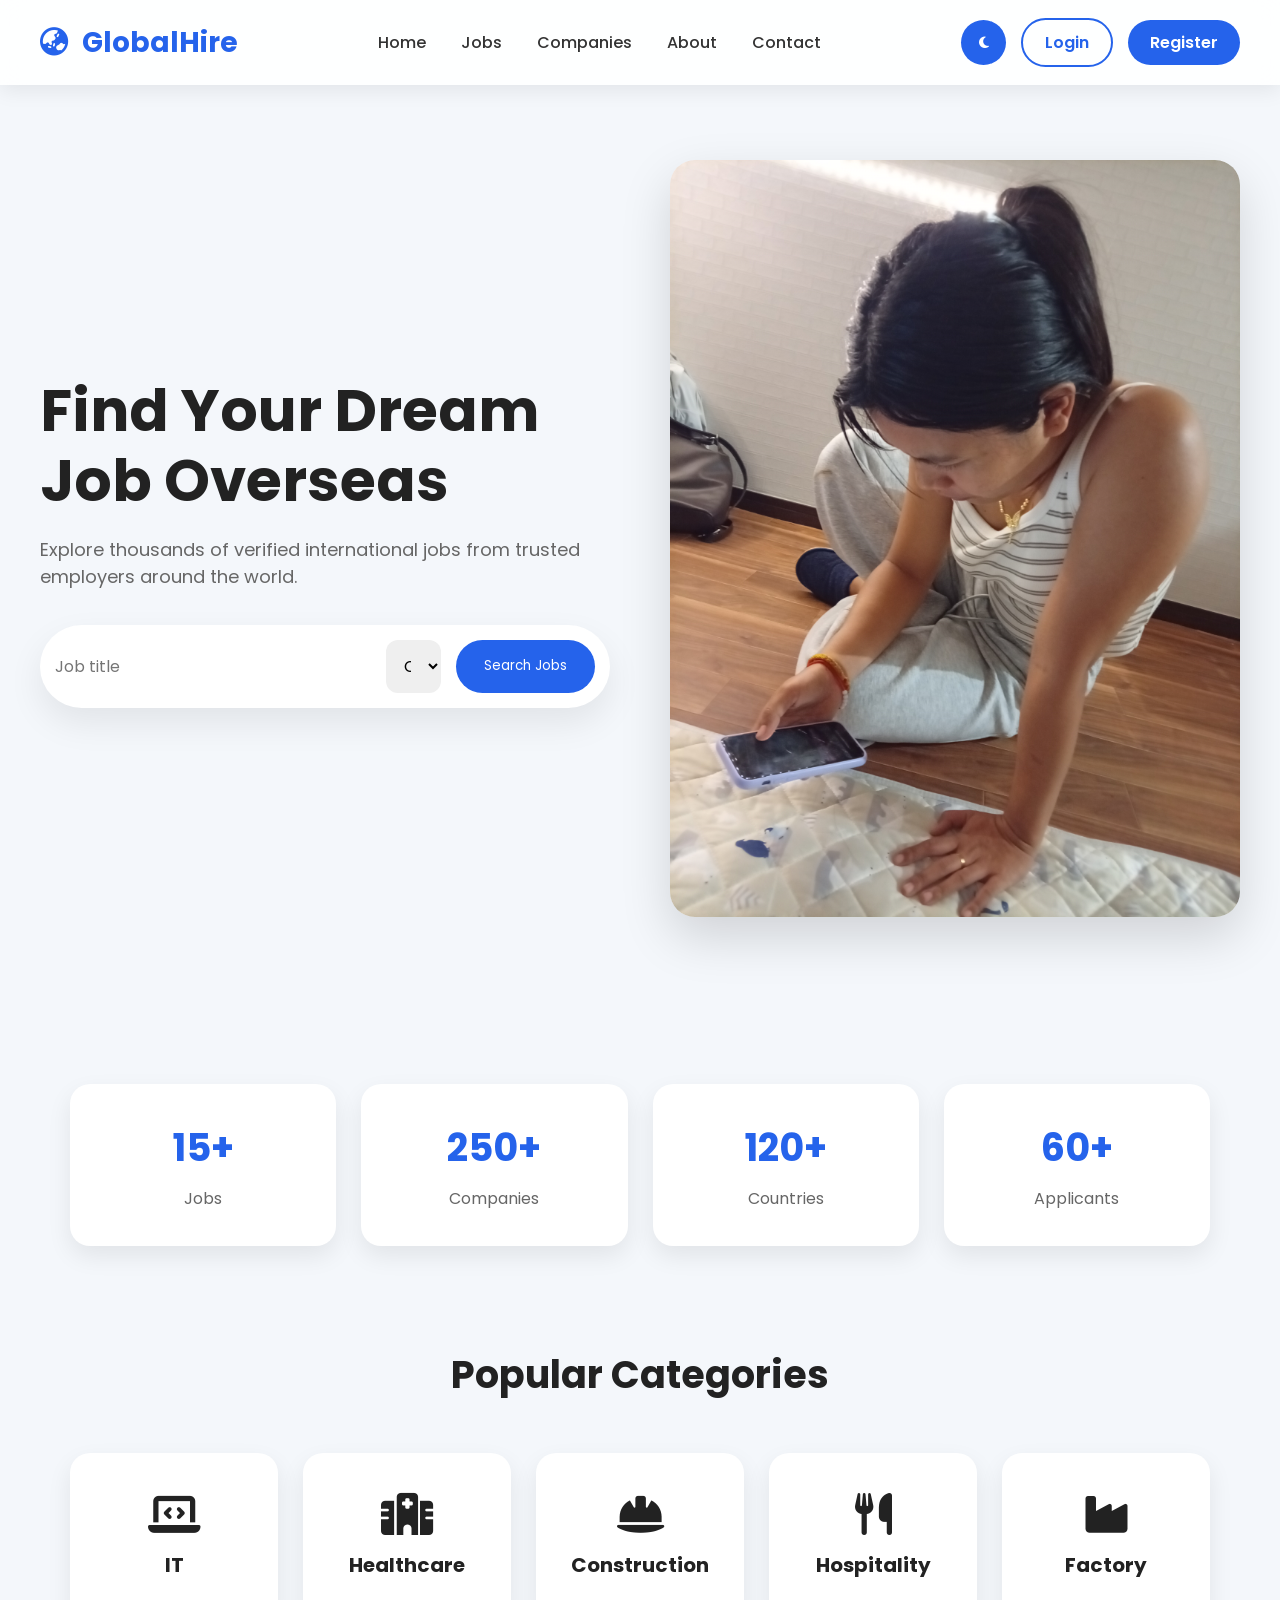
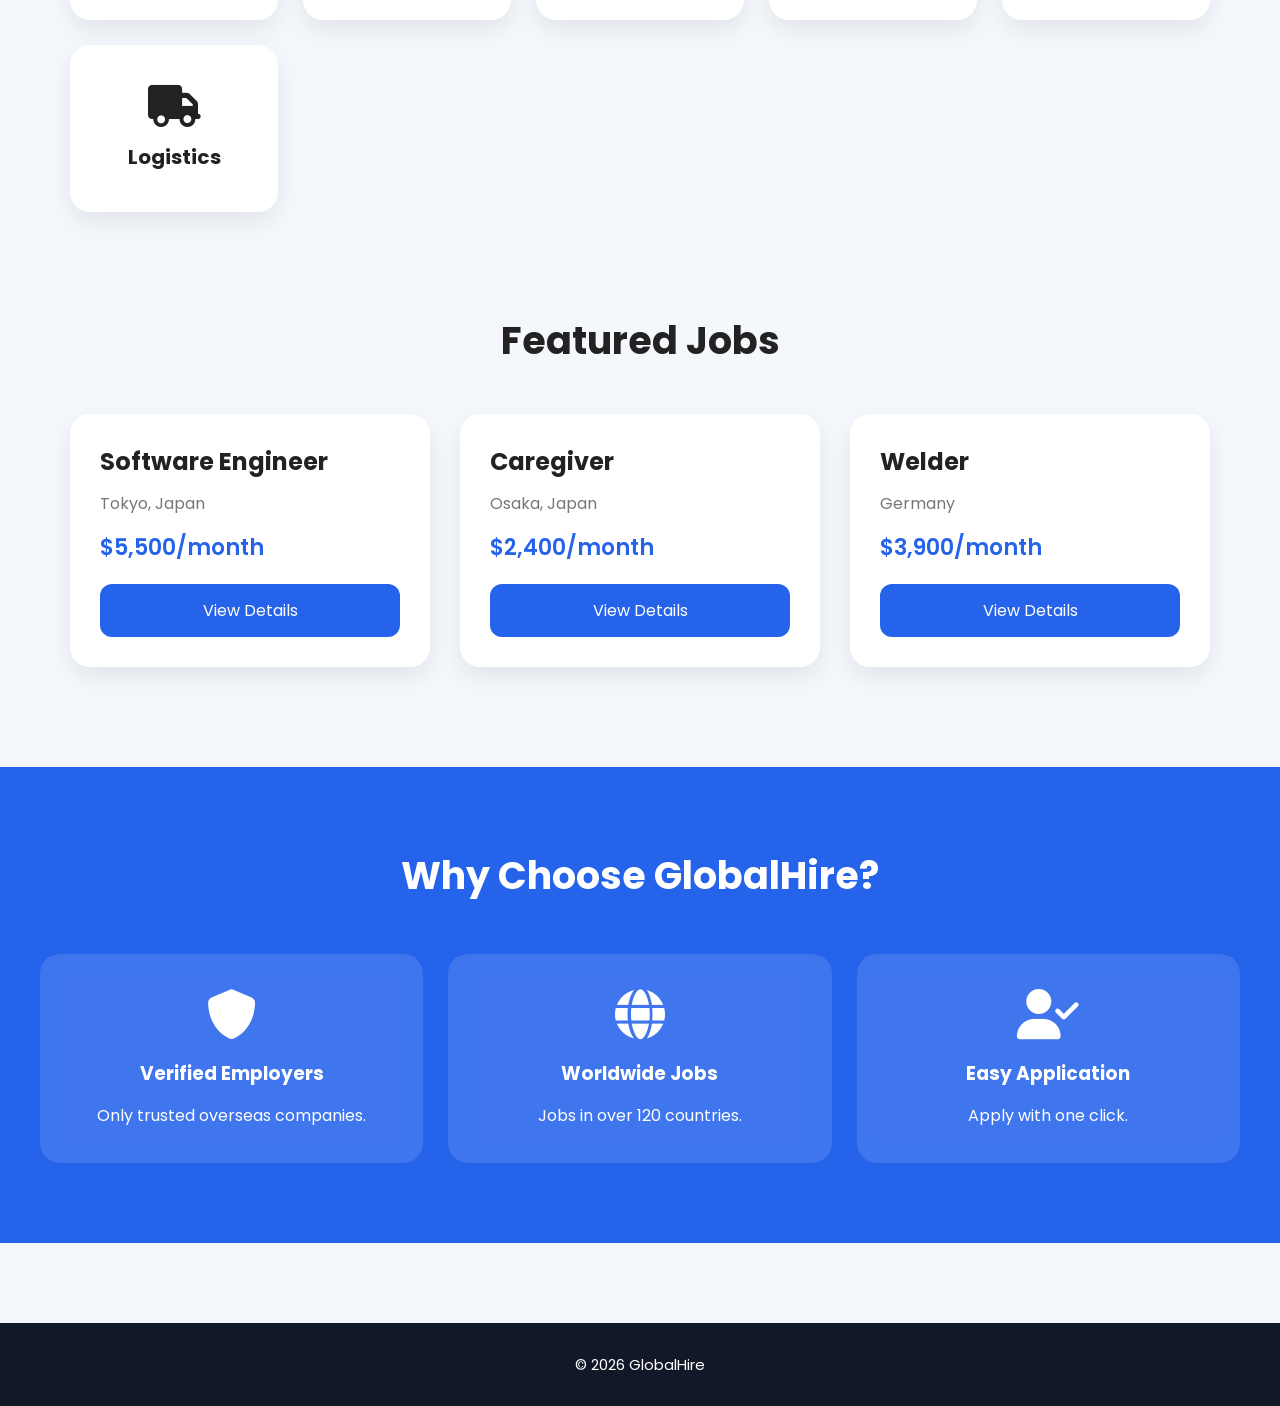
<file: index.html>
<!DOCTYPE html>
<html lang="en">
<head>
<meta charset="UTF-8">
<meta name="viewport" content="width=device-width, initial-scale=1.0">

<title>GlobalHire | Overseas Employment Portal</title>

<link rel="preconnect" href="https://fonts.googleapis.com">
<link href="https://fonts.googleapis.com/css2?family=Poppins:wght@300;400;500;600;700&display=swap" rel="stylesheet">

<link rel="stylesheet" href="./style.css">
<link rel="stylesheet" href="https://cdnjs.cloudflare.com/ajax/libs/font-awesome/6.6.0/css/all.min.css">

</head>
<body>

<header>

<nav class="navbar">

<div class="logo">
<i class="fa-solid fa-earth-asia"></i>
GlobalHire
</div>

<ul class="nav-links">

<li><a href="#">Home</a></li>
<li><a href="jobs.html">Jobs</a></li>
<li><a href="#">Companies</a></li>
<li><a href="#">About</a></li>
<li><a href="#">Contact</a></li>

</ul>

<div class="nav-btn">

<button class="theme-btn">
<i class="fa-solid fa-moon"></i>
</button>

<a href="login.html" class="login-btn">Login</a>

<a href="register.html" class="register-btn">Register</a>

</div>

</nav>

</header>

<section class="hero">

<div class="hero-text">

<h1>
Find Your Dream Job Overseas
</h1>

<p>
Explore thousands of verified international jobs from trusted employers around the world.
</p>

<div class="search-box">

<input type="text" placeholder="Job title">

<select>

<option>Country</option>

<option>Japan</option>

<option>Korea</option>

<option>Singapore</option>

<option>Germany</option>

<option>UAE</option>

</select>

<button>
Search Jobs
</button>

</div>

</div>

<div class="hero-image">

<img src="hello.jpg" alt="">

</div>

</section>

<section class="stats">

<div class="card">

<h2>15K+</h2>

<p>Jobs</p>

</div>

<div class="card">

<h2>250+</h2>

<p>Companies</p>

</div>

<div class="card">

<h2>120+</h2>

<p>Countries</p>

</div>

<div class="card">

<h2>60K+</h2>

<p>Applicants</p>

</div>

</section>

<section class="categories">

<h2>Popular Categories</h2>

<div class="grid">

<div class="cat">
<i class="fa-solid fa-laptop-code"></i>
<h3>IT</h3>
</div>

<div class="cat">
<i class="fa-solid fa-hospital"></i>
<h3>Healthcare</h3>
</div>

<div class="cat">
<i class="fa-solid fa-helmet-safety"></i>
<h3>Construction</h3>
</div>

<div class="cat">
<i class="fa-solid fa-utensils"></i>
<h3>Hospitality</h3>
</div>

<div class="cat">
<i class="fa-solid fa-industry"></i>
<h3>Factory</h3>
</div>

<div class="cat">
<i class="fa-solid fa-truck"></i>
<h3>Logistics</h3>
</div>

</div>

</section>

<section class="featured">

<h2>Featured Jobs</h2>

<div class="jobs">

<div class="job">

<h3>Software Engineer</h3>

<p>Tokyo, Japan</p>

<span>$5,500/month</span>

<button>View Details</button>

</div>

<div class="job">

<h3>Caregiver</h3>

<p>Osaka, Japan</p>

<span>$2,400/month</span>

<button>View Details</button>

</div>

<div class="job">

<h3>Welder</h3>

<p>Germany</p>

<span>$3,900/month</span>

<button>View Details</button>

</div>

</div>

</section>

<section class="why">

<h2>Why Choose GlobalHire?</h2>

<div class="grid">

<div>

<i class="fa-solid fa-shield"></i>

<h3>Verified Employers</h3>

<p>Only trusted overseas companies.</p>

</div>

<div>

<i class="fa-solid fa-globe"></i>

<h3>Worldwide Jobs</h3>

<p>Jobs in over 120 countries.</p>

</div>

<div>

<i class="fa-solid fa-user-check"></i>

<h3>Easy Application</h3>

<p>Apply with one click.</p>

</div>

</div>

</section>

<footer>

<p>

© 2026 GlobalHire

</p>

</footer>

<script src="app.js"></script>

</body>
</html>
</file>
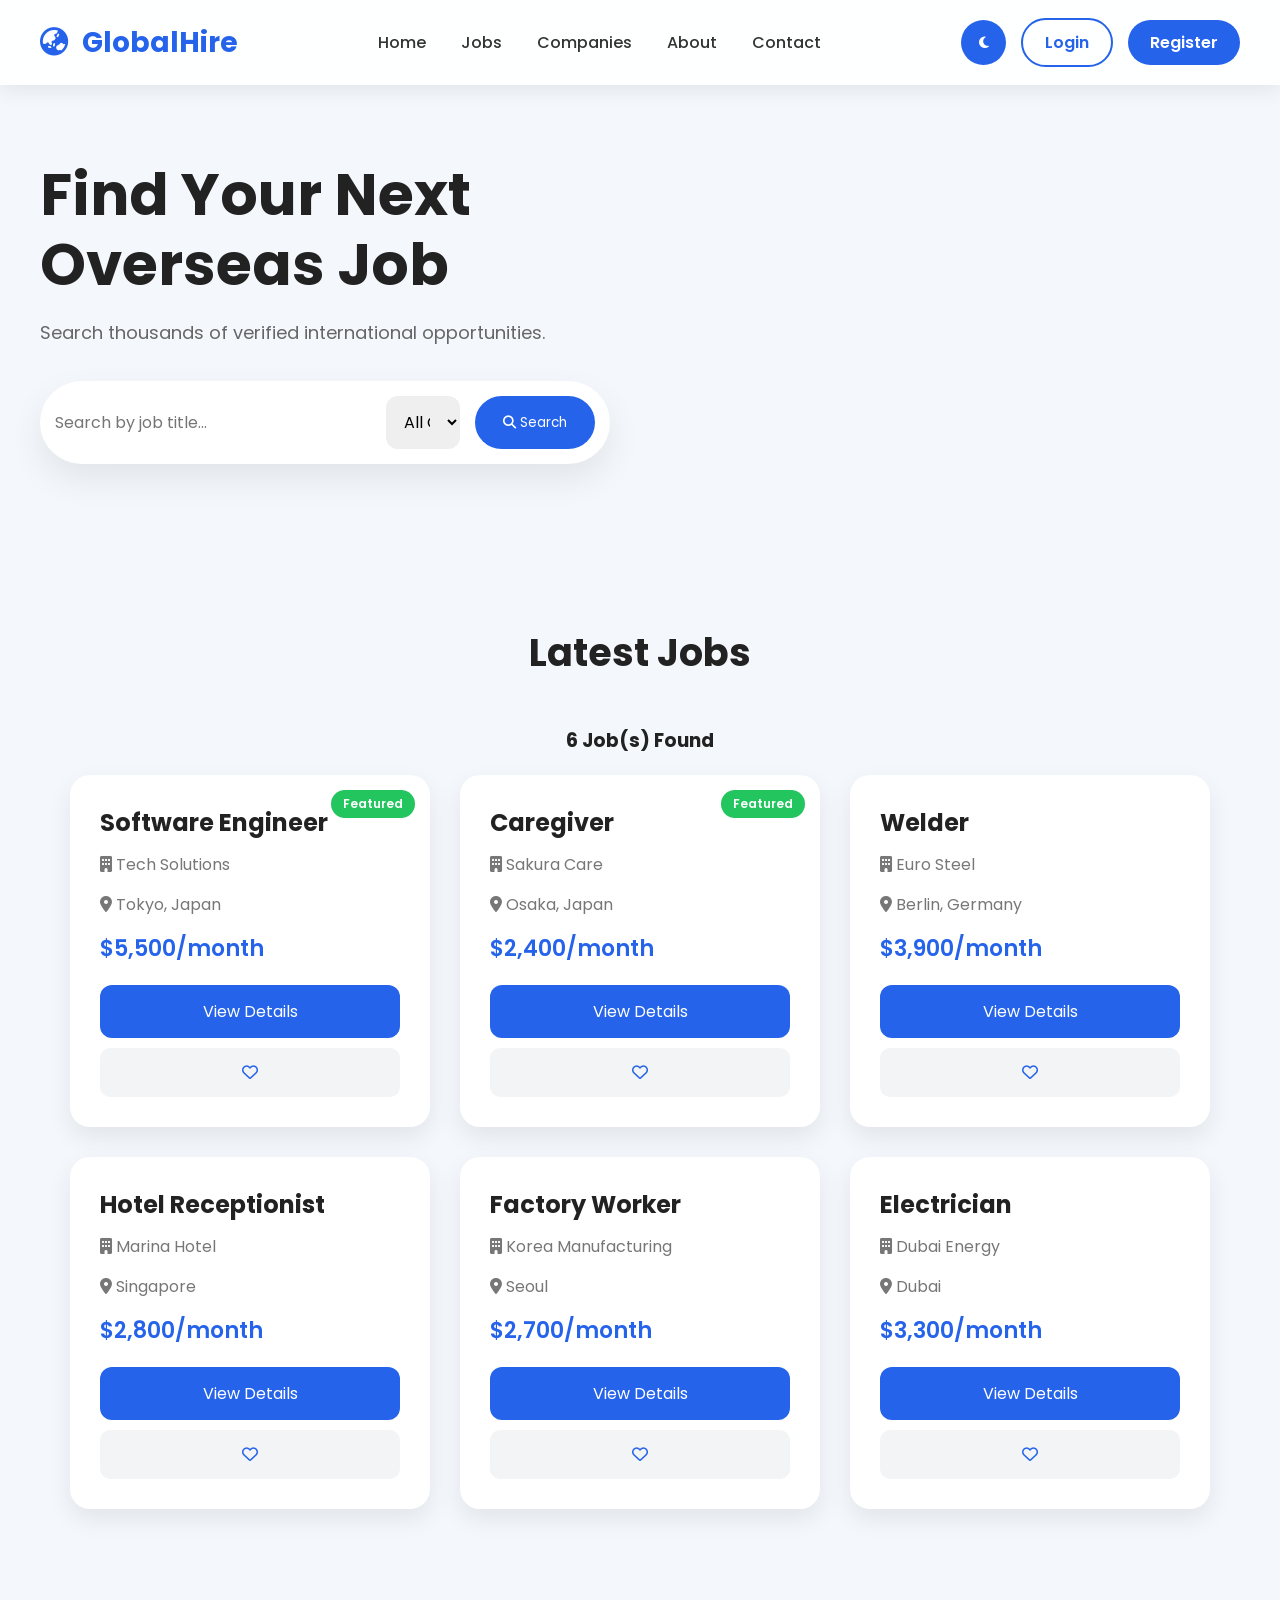
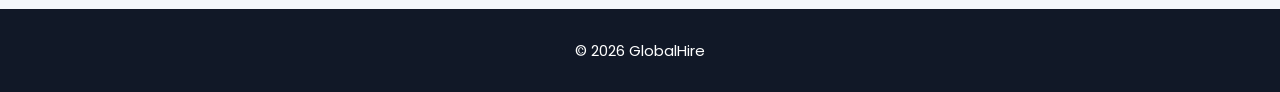
<file: jobs.html>
<!DOCTYPE html>
<html lang="en">

<head>

<meta charset="UTF-8">
<meta name="viewport" content="width=device-width, initial-scale=1.0">

<title>Find Jobs | GlobalHire</title>

<link rel="stylesheet" href="./style.css">

<link rel="stylesheet"
href="https://cdnjs.cloudflare.com/ajax/libs/font-awesome/6.6.0/css/all.min.css">

<link href="https://fonts.googleapis.com/css2?family=Poppins:wght@300;400;500;600;700&display=swap" rel="stylesheet">

</head>

<body>

<header>

<nav class="navbar">

<div class="logo">

<i class="fa-solid fa-earth-asia"></i>

GlobalHire

</div>

<ul class="nav-links">

<li><a href="index.html">Home</a></li>

<li><a href="jobs.html" class="active">Jobs</a></li>

<li><a href="#">Companies</a></li>

<li><a href="#">About</a></li>

<li><a href="#">Contact</a></li>

</ul>

<div class="nav-btn">

<button class="theme-btn">

<i class="fa-solid fa-moon"></i>

</button>

<a href="login.html" class="login-btn">Login</a>

<a href="register.html" class="register-btn">Register</a>

</div>

</nav>

</header>

<section class="hero" style="margin-top:120px;">

<div class="hero-text">

<h1>Find Your Next Overseas Job</h1>

<p>

Search thousands of verified international opportunities.

</p>

<div class="search-box">

<input
id="searchInput"
type="text"
placeholder="Search by job title...">

<select id="countryFilter">

<option value="all">All Countries</option>

<option>Japan</option>

<option>South Korea</option>

<option>Singapore</option>

<option>Germany</option>

<option>UAE</option>

</select>

<button id="searchBtn">

<i class="fa-solid fa-magnifying-glass"></i>

Search

</button>

</div>

</div>

</section>

<section class="featured">

<h2>Latest Jobs</h2>

<div class="jobs" id="jobContainer">

<!-- Card 1 -->

<div class="job" data-country="Japan">

<h3>Software Engineer</h3>

<p>

<i class="fa-solid fa-building"></i>

Tech Solutions

</p>

<p>

<i class="fa-solid fa-location-dot"></i>

Tokyo, Japan

</p>

<span>$5,500/month</span>

<a href="job-details.html">

<button>View Details</button>

</a>

</div>

<!-- Card 2 -->

<div class="job" data-country="Japan">

<h3>Caregiver</h3>

<p>

<i class="fa-solid fa-building"></i>

Sakura Care

</p>

<p>

<i class="fa-solid fa-location-dot"></i>

Osaka, Japan

</p>

<span>$2,400/month</span>

<a href="job-details.html">

<button>View Details</button>

</a>

</div>

<!-- Card 3 -->

<div class="job" data-country="Germany">

<h3>Welder</h3>

<p>

<i class="fa-solid fa-building"></i>

Euro Steel

</p>

<p>

<i class="fa-solid fa-location-dot"></i>

Berlin, Germany

</p>

<span>$3,900/month</span>

<a href="job-details.html">

<button>View Details</button>

</a>

</div>

<!-- Card 4 -->

<div class="job" data-country="Singapore">

<h3>Hotel Receptionist</h3>

<p>

<i class="fa-solid fa-building"></i>

Marina Hotel

</p>

<p>

<i class="fa-solid fa-location-dot"></i>

Singapore

</p>

<span>$2,800/month</span>

<a href="job-details.html">

<button>View Details</button>

</a>

</div>

<!-- Card 5 -->

<div class="job" data-country="South Korea">

<h3>Factory Worker</h3>

<p>

<i class="fa-solid fa-building"></i>

Korea Manufacturing

</p>

<p>

<i class="fa-solid fa-location-dot"></i>

Seoul

</p>

<span>$2,700/month</span>

<a href="job-details.html">

<button>View Details</button>

</a>

</div>

<!-- Card 6 -->

<div class="job" data-country="UAE">

<h3>Electrician</h3>

<p>

<i class="fa-solid fa-building"></i>

Dubai Energy

</p>

<p>

<i class="fa-solid fa-location-dot"></i>

Dubai

</p>

<span>$3,300/month</span>

<a href="job-details.html">

<button>View Details</button>

</a>

</div>

</div>

</section>

<footer>

<p>

© 2026 GlobalHire

</p>

</footer>

<script src="jobs.js"></script>

</body>

</html>
</file>
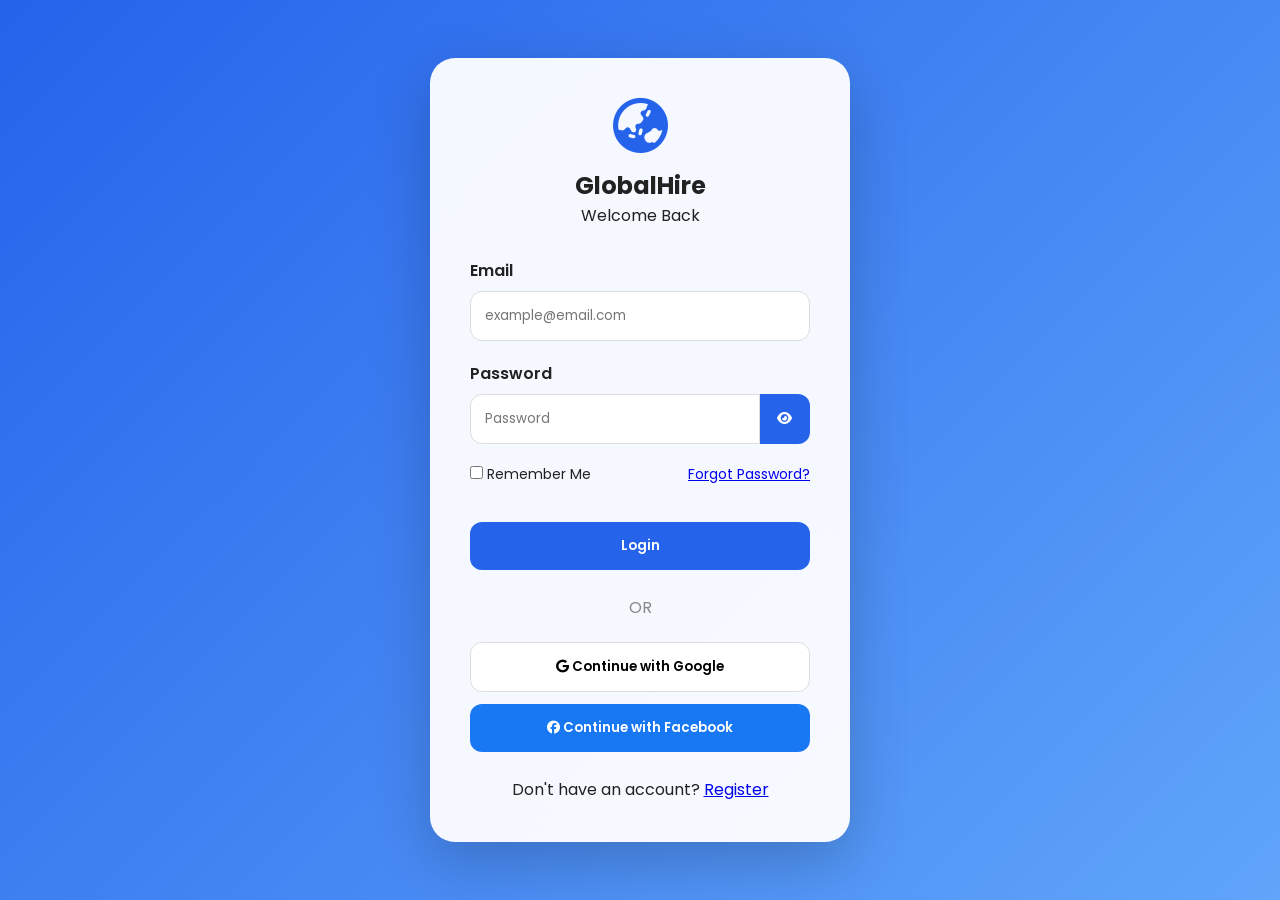
<file: login.html>
<!DOCTYPE html>
<html lang="en">
<head>

<meta charset="UTF-8">
<meta name="viewport" content="width=device-width, initial-scale=1.0">

<title>Login | GlobalHire</title>

<link rel="stylesheet" href="./style.css">

<link rel="preconnect" href="https://fonts.googleapis.com">

<link href="https://fonts.googleapis.com/css2?family=Poppins:wght@300;400;500;600;700&display=swap" rel="stylesheet">

<link rel="stylesheet"
href="https://cdnjs.cloudflare.com/ajax/libs/font-awesome/6.6.0/css/all.min.css">

</head>

<body>

<div class="login-page">

<div class="login-card">

<div class="login-header">

<i class="fa-solid fa-earth-asia"></i>

<h2>GlobalHire</h2>

<p>Welcome Back</p>

</div>

<form>

<div class="input-group">

<label>Email</label>

<input
type="email"
placeholder="example@email.com"
required>

</div>

<div class="input-group">

<label>Password</label>

<div class="password-box">

<input
type="password"
id="password"
placeholder="Password"
required>

<button
type="button"
id="togglePassword">

<i class="fa-solid fa-eye"></i>

</button>

</div>

</div>

<div class="login-options">

<label>

<input type="checkbox">

Remember Me

</label>

<a href="#">Forgot Password?</a>

</div>

<button class="login-submit">

Login

</button>

<div class="divider">

<span>OR</span>

</div>

<button
type="button"
class="google-btn">

<i class="fa-brands fa-google"></i>

Continue with Google

</button>

<button
type="button"
class="facebook-btn">

<i class="fa-brands fa-facebook"></i>

Continue with Facebook

</button>

<p class="register-link">

Don't have an account?

<a href="register.html">

Register

</a>

</p>

</form>

</div>

</div>

<script src="login.js"></script>

</body>

</html>
</file>
<file: style.css>
/* ==========================
   GlobalHire Style Sheet
========================== */

*{
    margin:0;
    padding:0;
    box-sizing:border-box;
    font-family:'Poppins',sans-serif;
}

html{
    scroll-behavior:smooth;
}

body{
    background:#f4f7fb;
    color:#222;
    overflow-x:hidden;
}

/* Navigation */

header{
    width:100%;
    position:fixed;
    top:0;
    left:0;
    z-index:1000;
    background:rgba(255,255,255,.9);
    backdrop-filter:blur(12px);
    box-shadow:0 5px 20px rgba(0,0,0,.08);
}

.navbar{
    max-width:1300px;
    margin:auto;
    display:flex;
    justify-content:space-between;
    align-items:center;
    padding:18px 40px;
}

.logo{
    font-size:28px;
    font-weight:700;
    color:#2563eb;
}

.logo i{
    margin-right:8px;
}

.nav-links{
    display:flex;
    list-style:none;
    gap:35px;
}

.nav-links a{
    text-decoration:none;
    color:#333;
    font-weight:500;
    transition:.3s;
}

.nav-links a:hover{
    color:#2563eb;
}

.nav-btn{
    display:flex;
    gap:15px;
    align-items:center;
}

.login-btn,
.register-btn{
    padding:10px 22px;
    border-radius:30px;
    text-decoration:none;
    transition:.3s;
    font-weight:600;
}

.login-btn{
    border:2px solid #2563eb;
    color:#2563eb;
}

.register-btn{
    background:#2563eb;
    color:white;
}

.register-btn:hover{
    transform:translateY(-3px);
    box-shadow:0 12px 25px rgba(37,99,235,.35);
}

.theme-btn{
    width:45px;
    height:45px;
    border:none;
    border-radius:50%;
    cursor:pointer;
    background:#2563eb;
    color:white;
}

/* Hero */

.hero{
    max-width:1300px;
    margin:120px auto;
    display:grid;
    grid-template-columns:1fr 1fr;
    gap:60px;
    align-items:center;
    padding:40px;
}

.hero h1{
    font-size:58px;
    line-height:1.2;
    margin-bottom:20px;
}

.hero p{
    font-size:18px;
    color:#666;
    margin-bottom:35px;
}

.hero-image img{
    width:100%;
    border-radius:25px;
    box-shadow:0 20px 50px rgba(0,0,0,.15);
}

/* Search */

.search-box{
    background:white;
    display:flex;
    gap:15px;
    padding:15px;
    border-radius:60px;
    box-shadow:0 15px 35px rgba(0,0,0,.08);
}

.search-box input,
.search-box select{
    flex:1;
    border:none;
    outline:none;
    font-size:16px;
}

.search-box button{
    border:none;
    background:#2563eb;
    color:white;
    padding:15px 28px;
    border-radius:40px;
    cursor:pointer;
    transition:.3s;
}

.search-box button:hover{
    transform:scale(1.05);
}
/* ==========================
   Statistics Section
========================== */

.stats{
    max-width:1200px;
    margin:80px auto;
    display:grid;
    grid-template-columns:repeat(4,1fr);
    gap:25px;
    padding:0 30px;
}

.card{
    background:#fff;
    padding:35px;
    border-radius:20px;
    text-align:center;
    box-shadow:0 10px 25px rgba(0,0,0,.08);
    transition:.3s;
}

.card:hover{
    transform:translateY(-10px);
    box-shadow:0 20px 40px rgba(37,99,235,.18);
}

.card h2{
    color:#2563eb;
    font-size:38px;
    margin-bottom:10px;
}

.card p{
    color:#666;
    font-size:16px;
}

/* ==========================
   Categories
========================== */

.categories{
    max-width:1200px;
    margin:100px auto;
    padding:0 30px;
}

.categories h2{
    text-align:center;
    font-size:38px;
    margin-bottom:50px;
}

.grid{
    display:grid;
    grid-template-columns:repeat(auto-fit,minmax(180px,1fr));
    gap:25px;
}

.cat{
    background:#fff;
    padding:40px 20px;
    border-radius:20px;
    text-align:center;
    cursor:pointer;
    transition:.3s;
    box-shadow:0 10px 25px rgba(0,0,0,.08);
}

.cat:hover{
    background:#2563eb;
    color:#fff;
    transform:translateY(-10px);
}

.cat i{
    font-size:42px;
    margin-bottom:15px;
}

.cat h3{
    font-size:20px;
}

/* ==========================
   Featured Jobs
========================== */

.featured{
    max-width:1200px;
    margin:100px auto;
    padding:0 30px;
}

.featured h2{
    text-align:center;
    font-size:38px;
    margin-bottom:45px;
}

.jobs{
    display:grid;
    grid-template-columns:repeat(auto-fit,minmax(300px,1fr));
    gap:30px;
}

.job{
    background:#fff;
    border-radius:20px;
    padding:30px;
    box-shadow:0 10px 25px rgba(0,0,0,.08);
    transition:.3s;
}

.job:hover{
    transform:translateY(-8px);
    box-shadow:0 20px 40px rgba(37,99,235,.18);
}

.job h3{
    margin-bottom:12px;
    font-size:24px;
}

.job p{
    color:#777;
    margin-bottom:15px;
}

.job span{
    display:block;
    color:#2563eb;
    font-size:22px;
    font-weight:600;
    margin-bottom:20px;
}

.job button{
    width:100%;
    border:none;
    background:#2563eb;
    color:#fff;
    padding:14px;
    border-radius:12px;
    cursor:pointer;
    font-size:16px;
    transition:.3s;
}

.job button:hover{
    background:#1d4ed8;
}

/* ==========================
   Why Choose Us
========================== */

.why{
    background:#2563eb;
    color:#fff;
    margin-top:100px;
    padding:80px 30px;
}

.why h2{
    text-align:center;
    font-size:38px;
    margin-bottom:50px;
}

.why .grid{
    max-width:1200px;
    margin:auto;
}

.why .grid div{
    background:rgba(255,255,255,.12);
    backdrop-filter:blur(10px);
    border-radius:20px;
    padding:35px;
    text-align:center;
}

.why i{
    font-size:50px;
    margin-bottom:20px;
}

.why h3{
    margin-bottom:15px;
}

/* ==========================
   Footer
========================== */

footer{
    background:#111827;
    color:#fff;
    text-align:center;
    padding:30px;
    margin-top:80px;
}

footer p{
    font-size:15px;
}
/* ==========================
   Responsive Design
========================== */

@media (max-width:992px){

.hero{
    grid-template-columns:1fr;
    text-align:center;
}

.hero h1{
    font-size:42px;
}

.search-box{
    flex-direction:column;
    border-radius:20px;
}

.search-box input,
.search-box select,
.search-box button{
    width:100%;
}

.stats{
    grid-template-columns:repeat(2,1fr);
}

.nav-links{
    display:none;
}

.navbar{
    padding:15px 20px;
}

}

@media (max-width:768px){

.stats{
    grid-template-columns:1fr;
}

.jobs{
    grid-template-columns:1fr;
}

.grid{
    grid-template-columns:1fr;
}

.hero{
    padding:20px;
}

.hero h1{
    font-size:34px;
}

.categories h2,
.featured h2,
.why h2{
    font-size:30px;
}

.logo{
    font-size:22px;
}

.login-btn,
.register-btn{
    padding:8px 15px;
    font-size:14px;
}

}

/* ==========================
   Dark Mode
========================== */

body.dark{
    background:#0f172a;
    color:#f8fafc;
}

body.dark header{
    background:rgba(15,23,42,.95);
}

body.dark .nav-links a{
    color:#fff;
}

body.dark .card,
body.dark .cat,
body.dark .job,
body.dark .search-box{
    background:#1e293b;
    color:#fff;
}

body.dark .card p,
body.dark .job p,
body.dark .hero p{
    color:#cbd5e1;
}

body.dark footer{
    background:#020617;
}

/* ==========================
   Animations
========================== */

@keyframes fadeUp{

0%{
opacity:0;
transform:translateY(40px);
}

100%{
opacity:1;
transform:translateY(0);
}

}

.hero,
.card,
.cat,
.job{
    animation:fadeUp .8s ease;
}

/* ==========================
   Buttons
========================== */

button,
.login-btn,
.register-btn{
    transition:.3s ease;
}

button:hover,
.login-btn:hover,
.register-btn:hover{
    transform:translateY(-3px);
}

/* ==========================
   Scrollbar
========================== */

::-webkit-scrollbar{
    width:10px;
}

::-webkit-scrollbar-thumb{
    background:#2563eb;
    border-radius:10px;
}

::-webkit-scrollbar-track{
    background:#e5e7eb;
}

/* Job Details */

.job-details-container{

display:grid;

grid-template-columns:2fr 1fr;

gap:35px;

max-width:1300px;

margin:120px auto;

padding:30px;

}

.job-main{

display:flex;

flex-direction:column;

gap:25px;

}

.job-sidebar{

display:flex;

flex-direction:column;

gap:25px;

position:sticky;

top:100px;

height:fit-content;

}

.badge{

display:inline-block;

background:#22c55e;

color:#fff;

padding:8px 15px;

border-radius:30px;

margin-bottom:20px;

font-size:14px;

}

.job-info{

display:flex;

flex-wrap:wrap;

gap:20px;

margin:20px 0;

color:#555;

}

.action-buttons{

display:flex;

gap:15px;

flex-wrap:wrap;

}

@media(max-width:900px){

.job-details-container{

grid-template-columns:1fr;

}

.job-sidebar{

position:static;

}

}

/* ==========================
   Login Page
========================== */

.login-page{
    min-height:100vh;
    display:flex;
    justify-content:center;
    align-items:center;
    padding:20px;
    background:linear-gradient(135deg,#2563eb,#60a5fa);
}

.login-card{
    width:420px;
    max-width:100%;
    background:rgba(255,255,255,.95);
    backdrop-filter:blur(15px);
    border-radius:25px;
    padding:40px;
    box-shadow:0 20px 60px rgba(0,0,0,.2);
}

.login-header{
    text-align:center;
    margin-bottom:30px;
}

.login-header i{
    font-size:55px;
    color:#2563eb;
}

.login-header h2{
    margin-top:15px;
}

.input-group{
    margin-bottom:20px;
}

.input-group label{
    display:block;
    margin-bottom:8px;
    font-weight:600;
}

.input-group input{
    width:100%;
    padding:14px;
    border:1px solid #ddd;
    border-radius:12px;
    outline:none;
}

.password-box{
    display:flex;
}

.password-box input{
    border-radius:12px 0 0 12px;
}

.password-box button{
    width:60px;
    border:none;
    background:#2563eb;
    color:#fff;
    border-radius:0 12px 12px 0;
    cursor:pointer;
}

.login-options{
    display:flex;
    justify-content:space-between;
    margin:15px 0 25px;
    font-size:14px;
}

.login-submit,
.google-btn,
.facebook-btn{
    width:100%;
    padding:14px;
    border:none;
    border-radius:12px;
    margin-top:12px;
    cursor:pointer;
    font-weight:600;
}

.login-submit{
    background:#2563eb;
    color:#fff;
}

.google-btn{
    background:#fff;
    border:1px solid #ddd;
}

.facebook-btn{
    background:#1877f2;
    color:#fff;
}

.divider{
    text-align:center;
    margin:25px 0 10px;
    color:#888;
}

.register-link{
    text-align:center;
    margin-top:25px;
}
/* Register Page Improvements */

input[type="file"]{
    width:100%;
    padding:12px;
    border:1px solid #ddd;
    border-radius:10px;
    background:#fff;
    cursor:pointer;
}

select{
    width:100%;
    padding:14px;
    border:1px solid #ddd;
    border-radius:12px;
    outline:none;
}

#strength{
    display:block;
    margin-top:8px;
    font-weight:600;
}
/* ==========================
   Dashboard
========================== */

.dashboard{
display:flex;
min-height:100vh;
background:#f5f7fb;
}

.sidebar{
width:260px;
background:#1e3a8a;
color:#fff;
padding:30px 20px;
}

.sidebar .logo{
margin-bottom:40px;
font-size:28px;
color:#fff;
}

.sidebar ul{
list-style:none;
}

.sidebar li{
padding:16px;
margin-bottom:10px;
border-radius:10px;
cursor:pointer;
transition:.3s;
}

.sidebar li:hover,
.sidebar .active{
background:rgba(255,255,255,.15);
}

.sidebar i{
margin-right:10px;
}

.dashboard-main{
flex:1;
padding:40px;
}

.dashboard-cards{
display:grid;
grid-template-columns:repeat(auto-fit,minmax(220px,1fr));
gap:20px;
margin:30px 0;
}

progress{
width:100%;
height:18px;
}

table{
border-collapse:collapse;
}

th,
td{
padding:15px;
border-bottom:1px solid #ddd;
}
.dashboard-grid{

display:grid;

grid-template-columns:2fr 1fr;

gap:25px;

margin-top:30px;

}

.progress-bar{

width:100%;

height:28px;

background:#ddd;

border-radius:30px;

overflow:hidden;

}

.progress-fill{

height:100%;

width:70%;

background:linear-gradient(90deg,#2563eb,#60a5fa);

color:#fff;

display:flex;

justify-content:center;

align-items:center;

font-weight:bold;

transition:1s;

}

.schedule{

padding:10px 0;

}

.message{

padding:10px 0;

}

@media(max-width:900px){

.dashboard-grid{

grid-template-columns:1fr;

}

.sidebar{

display:none;

}

}
</file>
